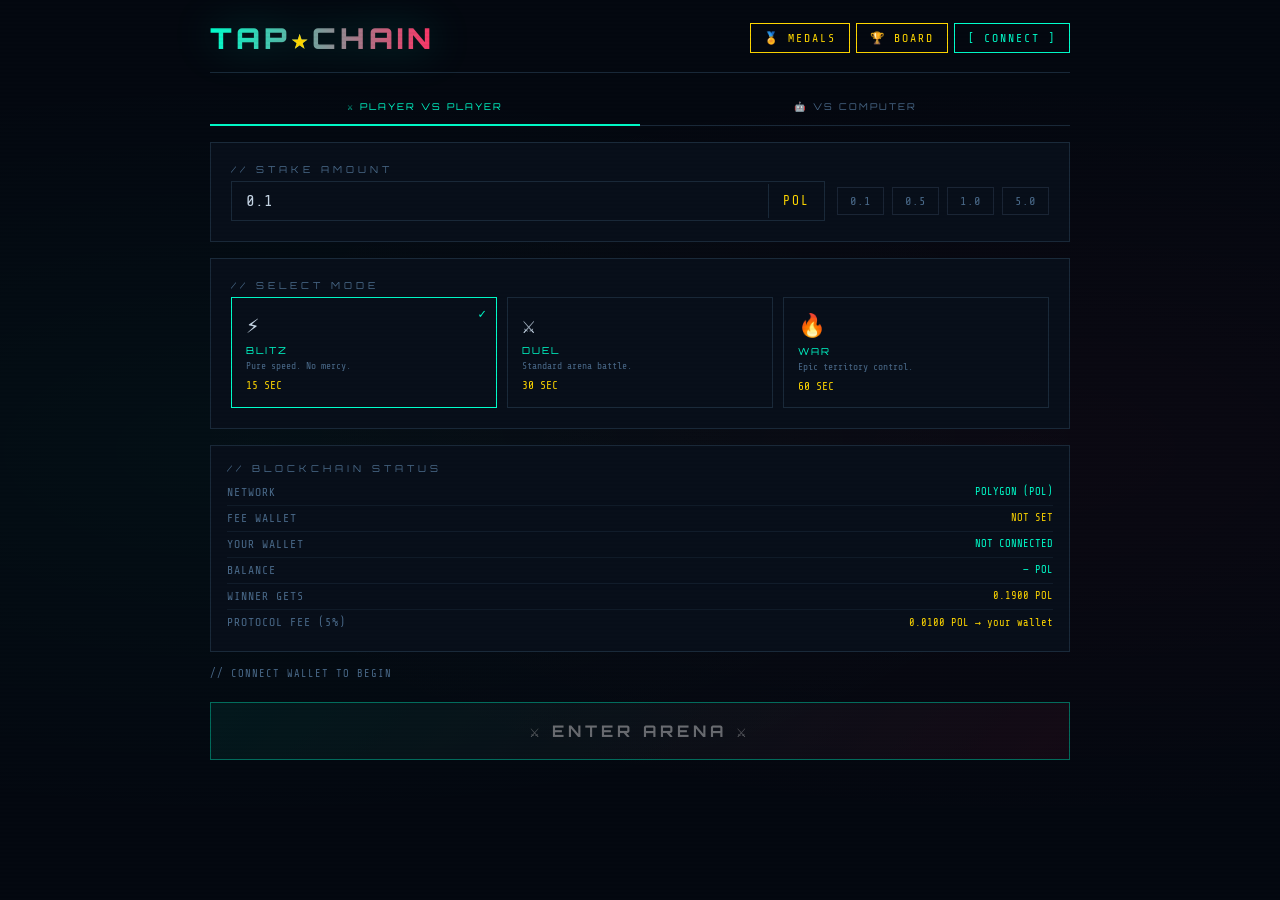
<file: tapstar-chain.html>
<!DOCTYPE html>
<html lang="en">
<head>
<meta charset="UTF-8">
<meta name="viewport" content="width=device-width, initial-scale=1.0">
<title>TAPSTAR CHAIN</title>
<style>
@import url('https://fonts.googleapis.com/css2?family=Orbitron:wght@400;700;900&family=Share+Tech+Mono&display=swap');
:root{--p1:#00ffcc;--p2:#ff3366;--bg:#040810;--panel:#080f1a;--border:#1a2a3a;--gold:#ffd700;--dim:#1a2535;--text:#c8d8e8;}
*{margin:0;padding:0;box-sizing:border-box;}
body{background:var(--bg);color:var(--text);font-family:'Share Tech Mono',monospace;min-height:100vh;overflow-x:hidden;background-image:radial-gradient(ellipse at 20% 50%,rgba(0,255,204,.03) 0%,transparent 60%),radial-gradient(ellipse at 80% 50%,rgba(255,51,102,.03) 0%,transparent 60%);}
body::before{content:'';position:fixed;inset:0;background:repeating-linear-gradient(0deg,transparent,transparent 2px,rgba(0,0,0,.03) 2px,rgba(0,0,0,.03) 4px);pointer-events:none;z-index:9999;}
#app{max-width:900px;margin:0 auto;padding:20px;min-height:100vh;display:flex;flex-direction:column;gap:16px;}

/* HEADER */
.header{display:flex;justify-content:space-between;align-items:center;border-bottom:1px solid var(--border);padding-bottom:16px;flex-wrap:wrap;gap:10px;}
.logo{font-family:'Orbitron',monospace;font-weight:900;font-size:1.8rem;letter-spacing:4px;background:linear-gradient(90deg,var(--p1),var(--p2));-webkit-background-clip:text;-webkit-text-fill-color:transparent;filter:drop-shadow(0 0 20px rgba(0,255,204,.3));}
.logo span{-webkit-text-fill-color:var(--gold);}
.header-btns{display:flex;gap:6px;flex-wrap:wrap;}
.hbtn{background:transparent;border:1px solid var(--p1);color:var(--p1);padding:7px 13px;font-family:'Share Tech Mono',monospace;font-size:.72rem;letter-spacing:2px;cursor:pointer;transition:all .2s;text-transform:uppercase;}
.hbtn:hover{background:rgba(0,255,204,.1);}
.hbtn.gold{border-color:var(--gold);color:var(--gold);}
.hbtn.gold:hover{background:rgba(255,215,0,.1);}
.hbtn.connected{border-color:var(--gold);color:var(--gold);}
.network-warn{background:rgba(255,51,102,.1);border:1px solid var(--p2);padding:10px 16px;font-size:.75rem;display:none;color:var(--p2);}
.network-warn.show{display:block;}

/* LOBBY TABS */
#lobby{display:flex;flex-direction:column;gap:16px;flex:1;}
.lobby-tabs{display:flex;border-bottom:1px solid var(--border);}
.lobby-tab{flex:1;padding:12px;background:transparent;border:none;border-bottom:2px solid transparent;color:#4a6a8a;font-family:'Orbitron',monospace;font-size:.58rem;letter-spacing:2px;cursor:pointer;transition:all .2s;text-transform:uppercase;margin-bottom:-1px;}
.lobby-tab:hover{color:var(--text);}
.lobby-tab.active{color:var(--p1);border-bottom-color:var(--p1);}
.lobby-tab.pc-tab.active{color:var(--gold);border-bottom-color:var(--gold);}
.tab-panel{display:none;flex-direction:column;gap:16px;}
.tab-panel.active{display:flex;}

/* PANELS */
.section-title{font-family:'Orbitron',monospace;font-size:.6rem;letter-spacing:4px;color:#4a6a8a;text-transform:uppercase;margin-bottom:6px;}
.panel{background:var(--panel);border:1px solid var(--border);padding:20px;}

/* STAKE */
.stake-row{display:flex;gap:12px;align-items:center;flex-wrap:wrap;}
.stake-input-wrap{display:flex;align-items:center;border:1px solid var(--border);flex:1;min-width:180px;}
.stake-input-wrap input{background:transparent;border:none;color:var(--text);font-family:'Share Tech Mono',monospace;font-size:1rem;padding:10px 14px;flex:1;outline:none;}
.stake-unit{padding:10px 14px;color:var(--gold);font-size:.8rem;letter-spacing:2px;border-left:1px solid var(--border);}
.preset-btns{display:flex;gap:8px;flex-wrap:wrap;}
.preset-btn{background:transparent;border:1px solid var(--dim);color:#4a6a8a;padding:6px 12px;font-family:'Share Tech Mono',monospace;font-size:.75rem;cursor:pointer;transition:all .15s;letter-spacing:1px;}
.preset-btn:hover{border-color:var(--gold);color:var(--gold);}

/* MODE CARDS */
.mode-grid{display:grid;grid-template-columns:repeat(3,1fr);gap:10px;}
.mode-card{border:1px solid var(--border);padding:14px;cursor:pointer;transition:all .2s;position:relative;overflow:hidden;}
.mode-card::before{content:'';position:absolute;inset:0;background:linear-gradient(135deg,transparent 60%,rgba(0,255,204,.05));opacity:0;transition:opacity .2s;}
.mode-card:hover::before{opacity:1;}
.mode-card.selected{border-color:var(--p1);}
.mode-card.selected::after{content:'✓';position:absolute;top:8px;right:10px;color:var(--p1);font-size:.8rem;}
.mode-icon{font-size:1.4rem;margin-bottom:6px;}
.mode-name{font-family:'Orbitron',monospace;font-size:.6rem;letter-spacing:2px;color:var(--p1);}
.mode-desc{font-size:.6rem;color:#4a6a8a;margin-top:4px;line-height:1.4;}
.mode-time{font-size:.7rem;color:var(--gold);margin-top:6px;}

/* DIFF CARDS */
.diff-grid{display:grid;grid-template-columns:repeat(4,1fr);gap:10px;}
.diff-card{border:1px solid var(--border);padding:14px 10px;cursor:pointer;transition:all .2s;position:relative;text-align:center;}
.diff-card:hover{border-color:var(--gold);}
.diff-card.selected{border-color:var(--gold);background:rgba(255,215,0,.05);}
.diff-card.selected::after{content:'✓';position:absolute;top:6px;right:8px;color:var(--gold);font-size:.7rem;}
.diff-icon{font-size:1.4rem;margin-bottom:6px;}
.diff-name{font-family:'Orbitron',monospace;font-size:.6rem;letter-spacing:2px;color:var(--gold);}
.diff-desc{font-size:.6rem;color:#4a6a8a;margin-top:4px;line-height:1.4;}
.free-badge{display:inline-block;background:rgba(0,255,204,.1);border:1px solid var(--p1);color:var(--p1);font-size:.6rem;letter-spacing:2px;padding:3px 10px;margin-bottom:8px;}

/* CONTRACT PANEL */
.contract-panel{background:var(--panel);border:1px solid var(--border);padding:16px;}
.contract-row{display:flex;justify-content:space-between;align-items:flex-start;padding:6px 0;border-bottom:1px solid rgba(26,42,58,.5);font-size:.72rem;gap:10px;}
.contract-row:last-child{border-bottom:none;}
.contract-key{color:#4a6a8a;letter-spacing:1px;white-space:nowrap;}
.contract-val{color:var(--p1);font-size:.65rem;word-break:break-all;text-align:right;}
.contract-val.gold{color:var(--gold);}
.status-log{font-size:.65rem;color:#4a6a8a;letter-spacing:1px;min-height:18px;}
.status-log.active{color:var(--p1);}
.status-log.error{color:var(--p2);}
.status-log.success{color:var(--gold);}

/* BATTLE BTNS */
.battle-btn{background:linear-gradient(135deg,rgba(0,255,204,.15),rgba(255,51,102,.15));border:1px solid var(--p1);color:#fff;font-family:'Orbitron',monospace;font-size:1rem;font-weight:700;letter-spacing:4px;padding:18px;cursor:pointer;width:100%;transition:all .2s;text-transform:uppercase;position:relative;overflow:hidden;}
.battle-btn::before{content:'';position:absolute;top:50%;left:50%;width:0;height:0;background:rgba(0,255,204,.1);border-radius:50%;transform:translate(-50%,-50%);transition:width .4s,height .4s;}
.battle-btn:hover::before{width:500px;height:500px;}
.battle-btn:hover{box-shadow:0 0 40px rgba(0,255,204,.3);}
.battle-btn:disabled{opacity:.4;cursor:not-allowed;}
.pc-battle-btn{background:linear-gradient(135deg,rgba(255,215,0,.12),rgba(255,51,102,.08));border:1px solid var(--gold);color:#fff;font-family:'Orbitron',monospace;font-size:1rem;font-weight:700;letter-spacing:4px;padding:18px;cursor:pointer;width:100%;transition:all .2s;text-transform:uppercase;}
.pc-battle-btn:hover{box-shadow:0 0 40px rgba(255,215,0,.3);}

/* GAME SCREEN */
#game-screen{display:none;flex-direction:column;gap:12px;flex:1;}
#game-screen.show{display:flex;}
.score-bar{display:flex;justify-content:space-between;align-items:center;}
.player-score{font-family:'Orbitron',monospace;font-size:2rem;font-weight:900;}
.player-score.p1{color:var(--p1);text-shadow:0 0 20px rgba(0,255,204,.5);}
.player-score.p2{color:var(--p2);text-shadow:0 0 20px rgba(255,51,102,.5);}
.timer-wrap{text-align:center;}
.timer{font-family:'Orbitron',monospace;font-size:2.5rem;font-weight:900;color:#fff;transition:color .3s;}
.timer.urgent{color:var(--p2);animation:pulse .5s infinite;}
.timer-label{font-size:.6rem;letter-spacing:3px;color:#4a6a8a;}
@keyframes pulse{0%,100%{opacity:1}50%{opacity:.5}}
.stake-info-bar{display:flex;justify-content:center;gap:24px;background:rgba(255,215,0,.05);border:1px solid rgba(255,215,0,.2);padding:8px 20px;flex-wrap:wrap;}
.stake-info-item{font-size:.72rem;letter-spacing:1px;}
.stake-info-item span{color:var(--gold);}
.territory-bar{height:8px;background:var(--p2);overflow:hidden;border:1px solid var(--border);}
.territory-fill{height:100%;background:var(--p1);transition:width .1s ease;box-shadow:4px 0 10px rgba(0,255,204,.5);}
.combo-wrap{display:flex;justify-content:space-between;font-size:.65rem;}
.combo{letter-spacing:2px;transition:color .2s;}
.combo.p1{color:var(--p1);}
.combo.p2{color:var(--p2);}
.combo.hot{font-weight:bold;animation:pulse .3s infinite;}
.pc-indicator{background:rgba(255,215,0,.08);border:1px solid rgba(255,215,0,.3);padding:6px 14px;font-size:.65rem;letter-spacing:2px;color:var(--gold);text-align:center;display:none;}
.pc-indicator.show{display:block;}

/* ARENA + CELLS */
#arena{display:grid;width:100%;gap:2px;user-select:none;-webkit-user-select:none;}
.cell{aspect-ratio:1;border-radius:2px;cursor:pointer;transition:transform .08s;position:relative;overflow:hidden;display:flex;align-items:center;justify-content:center;}
.cell::after{content:'';position:absolute;inset:0;background:rgba(255,255,255,.15);opacity:0;transition:opacity .1s;}
.cell:active::after{opacity:1;}
.cell:active{transform:scale(.92);}
.cell.neutral{background:var(--dim);}
.cell.p1{background:var(--p1);}
.cell.p2{background:var(--p2);}
.cell.flash-p1{animation:flashP1 .2s;}
.cell.flash-p2{animation:flashP2 .2s;}
@keyframes flashP1{0%,100%{background:var(--p1)}50%{background:#fff}}
@keyframes flashP2{0%,100%{background:var(--p2)}50%{background:#fff}}
/* Medal inside cell */
.cell-medal{position:absolute;font-size:.55rem;line-height:1;pointer-events:none;z-index:2;filter:drop-shadow(0 0 2px rgba(0,0,0,.6));}
/* Power cell */
.cell.power .cell-power-icon{position:absolute;font-size:.6rem;z-index:3;animation:spinPow 1s linear infinite;}
@keyframes spinPow{from{transform:rotate(0deg)}to{transform:rotate(360deg)}}

/* TAP BUTTONS */
.tap-area{display:grid;grid-template-columns:1fr 1fr;gap:12px;}
.tap-btn{padding:20px;font-family:'Orbitron',monospace;font-weight:900;font-size:1.1rem;letter-spacing:3px;border:none;cursor:pointer;transition:all .08s;text-transform:uppercase;position:relative;overflow:hidden;}
.tap-btn:active{transform:scale(.96);}
.tap-btn.p1{background:var(--p1);color:#040810;box-shadow:0 0 30px rgba(0,255,204,.3);}
.tap-btn.p1:active{box-shadow:0 0 60px rgba(0,255,204,.6);}
.tap-btn.p2{background:var(--p2);color:#fff;box-shadow:0 0 30px rgba(255,51,102,.3);}
.tap-btn.p2:active{box-shadow:0 0 60px rgba(255,51,102,.6);}
.tap-count{display:block;font-size:.55rem;letter-spacing:2px;opacity:.7;margin-top:4px;font-weight:400;}
.tap-medal-badge{position:absolute;top:6px;right:8px;font-size:1rem;line-height:1;}

/* RESULT OVERLAY */
#result-overlay{display:none;position:fixed;inset:0;background:rgba(4,8,16,.94);z-index:100;align-items:center;justify-content:center;flex-direction:column;gap:18px;text-align:center;padding:20px;overflow-y:auto;}
#result-overlay.show{display:flex;}
.result-title{font-family:'Orbitron',monospace;font-size:2.8rem;font-weight:900;animation:resultPop .5s cubic-bezier(.34,1.56,.64,1);}
.result-title.p1-win{color:var(--p1);text-shadow:0 0 40px rgba(0,255,204,.8);}
.result-title.p2-win{color:var(--p2);text-shadow:0 0 40px rgba(255,51,102,.8);}
.result-title.draw{color:var(--gold);}
@keyframes resultPop{from{transform:scale(.3);opacity:0}to{transform:scale(1);opacity:1}}
.result-stats{display:grid;grid-template-columns:1fr 1fr 1fr;gap:12px;width:100%;max-width:480px;}
.result-stat{border:1px solid var(--border);padding:14px;background:var(--panel);}
.result-stat-val{font-family:'Orbitron',monospace;font-size:1.4rem;font-weight:700;}
.result-stat-label{font-size:.6rem;letter-spacing:2px;color:#4a6a8a;margin-top:4px;}
.payout-box{background:rgba(255,215,0,.05);border:1px solid var(--gold);padding:16px 36px;}
.payout-amount{font-family:'Orbitron',monospace;font-size:2rem;font-weight:900;color:var(--gold);}
.payout-label{font-size:.62rem;letter-spacing:3px;color:#4a6a8a;margin-top:4px;}
.blockchain-note{font-size:.65rem;color:#4a6a8a;max-width:420px;line-height:1.6;letter-spacing:1px;}
/* Achievement unlock popup */
.unlock-box{background:rgba(0,255,204,.05);border:1px solid var(--p1);padding:14px 24px;max-width:420px;}
.unlock-title{font-family:'Orbitron',monospace;font-size:.65rem;letter-spacing:3px;color:var(--p1);margin-bottom:8px;}
.unlock-medals{display:flex;flex-wrap:wrap;gap:10px;justify-content:center;}
.unlock-medal{text-align:center;font-size:1.6rem;}
.unlock-medal-name{font-size:.55rem;color:#4a6a8a;margin-top:2px;letter-spacing:1px;}
.result-btns{display:flex;gap:12px;}
.result-btn{padding:12px 24px;font-family:'Share Tech Mono',monospace;font-size:.85rem;letter-spacing:2px;cursor:pointer;transition:all .2s;text-transform:uppercase;}
.result-btn.primary{background:var(--p1);border:none;color:#040810;font-weight:bold;}
.result-btn.secondary{background:transparent;border:1px solid var(--border);color:var(--text);}
.result-btn:hover{opacity:.8;}

/* LEADERBOARD OVERLAY */
#lb-overlay{display:none;position:fixed;inset:0;background:rgba(4,8,16,.97);z-index:200;flex-direction:column;padding:24px 20px;overflow-y:auto;}
#lb-overlay.show{display:flex;}
.lb-inner{max-width:700px;width:100%;margin:0 auto;}
.lb-header{display:flex;justify-content:space-between;align-items:center;margin-bottom:20px;}
.lb-title{font-family:'Orbitron',monospace;font-size:1.4rem;font-weight:900;letter-spacing:4px;color:var(--gold);}
.lb-close{background:transparent;border:1px solid var(--border);color:var(--text);padding:8px 16px;font-family:'Share Tech Mono',monospace;font-size:.75rem;cursor:pointer;letter-spacing:2px;}
.lb-close:hover{border-color:var(--p2);color:var(--p2);}
.lb-name-row{display:flex;gap:10px;margin-bottom:16px;align-items:center;}
.lb-name-input{background:var(--panel);border:1px solid var(--border);color:var(--text);font-family:'Share Tech Mono',monospace;font-size:.9rem;padding:10px 14px;flex:1;outline:none;letter-spacing:2px;}
.lb-name-input:focus{border-color:var(--p1);}
.lb-save-btn{background:var(--p1);border:none;color:#040810;font-family:'Share Tech Mono',monospace;font-size:.75rem;letter-spacing:2px;padding:10px 18px;cursor:pointer;font-weight:bold;}
.lb-tabs{display:flex;border-bottom:1px solid var(--border);margin-bottom:16px;}
.lb-tab{flex:1;padding:10px;background:transparent;border:none;border-bottom:2px solid transparent;color:#4a6a8a;font-family:'Orbitron',monospace;font-size:.58rem;letter-spacing:3px;cursor:pointer;transition:all .2s;text-transform:uppercase;margin-bottom:-1px;}
.lb-tab:hover{color:var(--text);}
.lb-tab.active{color:var(--gold);border-bottom-color:var(--gold);}
.lb-table{width:100%;border-collapse:collapse;}
.lb-table th{font-family:'Orbitron',monospace;font-size:.55rem;letter-spacing:3px;color:#4a6a8a;text-align:left;padding:8px 12px;border-bottom:1px solid var(--border);}
.lb-table td{font-size:.75rem;padding:10px 12px;border-bottom:1px solid rgba(26,42,58,.4);letter-spacing:1px;}
.lb-table tr:hover td{background:rgba(0,255,204,.03);}
.lb-rank{font-family:'Orbitron',monospace;font-weight:700;}
.lb-rank.gold{color:var(--gold);}
.lb-rank.silver{color:#aaa;}
.lb-rank.bronze{color:#cd7f32;}
.lb-player{color:var(--p1);font-weight:bold;}
.lb-wins{color:#fff;font-family:'Orbitron',monospace;}
.lb-pol{color:var(--gold);}
.lb-empty{text-align:center;padding:40px;color:#4a6a8a;font-size:.75rem;letter-spacing:2px;line-height:2;}

/* ═══════════════════════════════════════
   MEDAL STORE OVERLAY
═══════════════════════════════════════ */
#store-overlay{display:none;position:fixed;inset:0;background:rgba(4,8,16,.97);z-index:300;flex-direction:column;padding:20px;overflow-y:auto;}
#store-overlay.show{display:flex;}
.store-inner{max-width:860px;width:100%;margin:0 auto;}
.store-header{display:flex;justify-content:space-between;align-items:center;margin-bottom:6px;}
.store-title{font-family:'Orbitron',monospace;font-size:1.4rem;font-weight:900;letter-spacing:4px;color:var(--gold);}
.store-subtitle{font-size:.65rem;color:#4a6a8a;letter-spacing:2px;margin-bottom:20px;}

/* equipped banner */
.equipped-banner{background:rgba(0,255,204,.05);border:1px solid var(--p1);padding:12px 16px;margin-bottom:20px;display:flex;align-items:center;gap:14px;flex-wrap:wrap;}
.equipped-preview{font-size:2rem;}
.equipped-info{flex:1;}
.equipped-name{font-family:'Orbitron',monospace;font-size:.7rem;letter-spacing:2px;color:var(--p1);}
.equipped-sub{font-size:.62rem;color:#4a6a8a;margin-top:3px;letter-spacing:1px;}
.unequip-btn{background:transparent;border:1px solid var(--border);color:#4a6a8a;padding:6px 14px;font-family:'Share Tech Mono',monospace;font-size:.7rem;cursor:pointer;letter-spacing:1px;}
.unequip-btn:hover{border-color:var(--p2);color:var(--p2);}

/* store tabs */
.store-tabs{display:flex;border-bottom:1px solid var(--border);margin-bottom:20px;}
.store-tab{flex:1;padding:10px;background:transparent;border:none;border-bottom:2px solid transparent;color:#4a6a8a;font-family:'Orbitron',monospace;font-size:.58rem;letter-spacing:3px;cursor:pointer;transition:all .2s;text-transform:uppercase;margin-bottom:-1px;}
.store-tab:hover{color:var(--text);}
.store-tab.active{color:var(--gold);border-bottom-color:var(--gold);}

/* medal grid */
.medal-grid{display:grid;grid-template-columns:repeat(auto-fill,minmax(130px,1fr));gap:14px;}
.medal-card{background:var(--panel);border:1px solid var(--border);padding:16px 12px;text-align:center;cursor:pointer;transition:all .2s;position:relative;}
.medal-card:hover{border-color:var(--gold);transform:translateY(-2px);}
.medal-card.owned{border-color:var(--p1);}
.medal-card.equipped{border-color:var(--gold);background:rgba(255,215,0,.07);}
.medal-card.locked{opacity:.55;cursor:default;}
.medal-card.locked:hover{transform:none;border-color:var(--border);}
.medal-emoji{font-size:2.4rem;margin-bottom:8px;line-height:1;display:block;}
.medal-name{font-family:'Orbitron',monospace;font-size:.58rem;letter-spacing:2px;color:var(--text);margin-bottom:4px;}
.medal-desc{font-size:.58rem;color:#4a6a8a;line-height:1.4;margin-bottom:10px;}
.medal-price{font-family:'Orbitron',monospace;font-size:.7rem;color:var(--gold);font-weight:700;}
.medal-price.free{color:var(--p1);}
.medal-price.locked{color:#4a6a8a;}
.medal-badge{position:absolute;top:6px;right:6px;font-size:.55rem;letter-spacing:1px;padding:2px 6px;}
.medal-badge.owned{background:rgba(0,255,204,.15);color:var(--p1);border:1px solid var(--p1);}
.medal-badge.equipped{background:rgba(255,215,0,.2);color:var(--gold);border:1px solid var(--gold);}
.medal-badge.locked-badge{background:rgba(74,106,138,.2);color:#4a6a8a;border:1px solid #4a6a8a;}
.medal-action{margin-top:8px;}
.medal-btn{width:100%;padding:7px;font-family:'Share Tech Mono',monospace;font-size:.65rem;letter-spacing:1px;cursor:pointer;transition:all .2s;border:none;text-transform:uppercase;}
.medal-btn.buy{background:var(--gold);color:#040810;font-weight:bold;}
.medal-btn.buy:hover{opacity:.85;}
.medal-btn.equip{background:var(--p1);color:#040810;font-weight:bold;}
.medal-btn.equip:hover{opacity:.85;}
.medal-btn.equipped-btn{background:rgba(255,215,0,.15);color:var(--gold);border:1px solid var(--gold);}
.medal-btn.locked-btn{background:rgba(26,42,58,.5);color:#4a6a8a;cursor:not-allowed;}
.medal-progress{margin-top:6px;font-size:.58rem;color:#4a6a8a;letter-spacing:1px;}
.medal-progress-bar{height:3px;background:var(--dim);margin-top:4px;border-radius:2px;overflow:hidden;}
.medal-progress-fill{height:100%;background:var(--p1);transition:width .3s;}

/* notification toast */
.toast{position:fixed;bottom:30px;left:50%;transform:translateX(-50%);background:var(--panel);border:1px solid var(--p1);color:var(--p1);padding:12px 24px;font-family:'Share Tech Mono',monospace;font-size:.8rem;letter-spacing:2px;z-index:999;opacity:0;transition:opacity .3s;pointer-events:none;text-align:center;max-width:320px;}
.toast.show{opacity:1;}

@media(max-width:600px){
  .logo{font-size:1.2rem;letter-spacing:2px;}
  .mode-grid{grid-template-columns:1fr;}
  .diff-grid{grid-template-columns:repeat(2,1fr);}
  .timer{font-size:1.8rem;}
  .player-score{font-size:1.4rem;}
  .result-title{font-size:1.8rem;}
  .result-stats{grid-template-columns:1fr;}
  .tap-btn{padding:16px;font-size:.9rem;}
  .lb-title,.store-title{font-size:1rem;}
  .medal-grid{grid-template-columns:repeat(auto-fill,minmax(110px,1fr));}
}
</style>
</head>
<body>
<div id="app">

<!-- HEADER -->
<div class="header">
  <div class="logo">TAP<span>★</span>CHAIN</div>
  <div class="header-btns">
    <button class="hbtn gold" onclick="openStore()">🏅 MEDALS</button>
    <button class="hbtn gold" onclick="openLeaderboard()">🏆 BOARD</button>
    <button class="hbtn" id="walletBtn" onclick="connectWallet()">[ CONNECT ]</button>
  </div>
</div>

<div class="network-warn" id="networkWarn">⚠ WRONG NETWORK — SWITCH TO POLYGON IN METAMASK</div>

<!-- LOBBY -->
<div id="lobby">
  <div class="lobby-tabs">
    <button class="lobby-tab active" id="tabPvP" onclick="switchTab('pvp')">⚔ PLAYER VS PLAYER</button>
    <button class="lobby-tab pc-tab" id="tabPC" onclick="switchTab('pc')">🤖 VS COMPUTER</button>
  </div>

  <!-- PVP TAB -->
  <div class="tab-panel active" id="panelPvP">
    <div class="panel">
      <div class="section-title">// STAKE AMOUNT</div>
      <div class="stake-row">
        <div class="stake-input-wrap">
          <input type="number" id="stakeInput" value="0.1" min="0.01" step="0.01">
          <div class="stake-unit">POL</div>
        </div>
        <div class="preset-btns">
          <button class="preset-btn" onclick="setStake(.1)">0.1</button>
          <button class="preset-btn" onclick="setStake(.5)">0.5</button>
          <button class="preset-btn" onclick="setStake(1)">1.0</button>
          <button class="preset-btn" onclick="setStake(5)">5.0</button>
        </div>
      </div>
    </div>
    <div class="panel">
      <div class="section-title">// SELECT MODE</div>
      <div class="mode-grid" id="pvpModes">
        <div class="mode-card selected" onclick="selectMode(this,15,'pvp')"><div class="mode-icon">⚡</div><div class="mode-name">BLITZ</div><div class="mode-desc">Pure speed. No mercy.</div><div class="mode-time">15 SEC</div></div>
        <div class="mode-card" onclick="selectMode(this,30,'pvp')"><div class="mode-icon">⚔️</div><div class="mode-name">DUEL</div><div class="mode-desc">Standard arena battle.</div><div class="mode-time">30 SEC</div></div>
        <div class="mode-card" onclick="selectMode(this,60,'pvp')"><div class="mode-icon">🔥</div><div class="mode-name">WAR</div><div class="mode-desc">Epic territory control.</div><div class="mode-time">60 SEC</div></div>
      </div>
    </div>
    <div class="contract-panel">
      <div class="section-title">// BLOCKCHAIN STATUS</div>
      <div class="contract-row"><span class="contract-key">NETWORK</span><span class="contract-val" id="networkStatus">POLYGON (POL)</span></div>
      <div class="contract-row"><span class="contract-key">FEE WALLET</span><span class="contract-val gold" id="feeWalletDisplay">NOT SET</span></div>
      <div class="contract-row"><span class="contract-key">YOUR WALLET</span><span class="contract-val" id="walletAddr">NOT CONNECTED</span></div>
      <div class="contract-row"><span class="contract-key">BALANCE</span><span class="contract-val" id="walletBalance">— POL</span></div>
      <div class="contract-row"><span class="contract-key">WINNER GETS</span><span class="contract-val gold" id="winnerGets">—</span></div>
      <div class="contract-row"><span class="contract-key">PROTOCOL FEE (5%)</span><span class="contract-val gold" id="protocolFeeDisplay">—</span></div>
    </div>
    <div class="status-log" id="statusLog">// CONNECT WALLET TO BEGIN</div>
    <button class="battle-btn" id="battleBtn" onclick="startBattle(false)" disabled>⚔ ENTER ARENA ⚔</button>
  </div>

  <!-- VS PC TAB -->
  <div class="tab-panel" id="panelPC">
    <div class="panel" style="text-align:center;padding:14px 20px 10px">
      <span class="free-badge">✦ FREE TO PLAY — NO WALLET NEEDED ✦</span>
      <div class="section-title" style="margin-bottom:0">PRACTICE BEFORE STAKING REAL POL</div>
    </div>
    <div class="panel">
      <div class="section-title">// SELECT DIFFICULTY</div>
      <div class="diff-grid">
        <div class="diff-card selected" onclick="selectDiff(this,'easy')"><div class="diff-icon">🟢</div><div class="diff-name">EASY</div><div class="diff-desc">Slow AI. Learn the game.</div></div>
        <div class="diff-card" onclick="selectDiff(this,'medium')"><div class="diff-icon">🟡</div><div class="diff-name">MEDIUM</div><div class="diff-desc">Balanced. Real challenge.</div></div>
        <div class="diff-card" onclick="selectDiff(this,'hard')"><div class="diff-icon">🔴</div><div class="diff-name">HARD</div><div class="diff-desc">Fast & aggressive steals.</div></div>
        <div class="diff-card" onclick="selectDiff(this,'insane')"><div class="diff-icon">💀</div><div class="diff-name">INSANE</div><div class="diff-desc">Max speed. Near impossible.</div></div>
      </div>
    </div>
    <div class="panel">
      <div class="section-title">// SELECT MODE</div>
      <div class="mode-grid" id="pcModes">
        <div class="mode-card selected" onclick="selectMode(this,15,'pc')"><div class="mode-icon">⚡</div><div class="mode-name">BLITZ</div><div class="mode-desc">Pure speed.</div><div class="mode-time">15 SEC</div></div>
        <div class="mode-card" onclick="selectMode(this,30,'pc')"><div class="mode-icon">⚔️</div><div class="mode-name">DUEL</div><div class="mode-desc">Standard battle.</div><div class="mode-time">30 SEC</div></div>
        <div class="mode-card" onclick="selectMode(this,60,'pc')"><div class="mode-icon">🔥</div><div class="mode-name">WAR</div><div class="mode-desc">Full territory war.</div><div class="mode-time">60 SEC</div></div>
      </div>
    </div>
    <button class="pc-battle-btn" onclick="startBattle(true)">🤖 CHALLENGE THE MACHINE</button>
  </div>
</div><!-- /lobby -->

<!-- GAME SCREEN -->
<div id="game-screen">
  <div class="score-bar">
    <div>
      <div class="section-title" id="p1label">PLAYER 1</div>
      <div class="player-score p1" id="score1">0</div>
    </div>
    <div class="timer-wrap">
      <div class="timer" id="timer">15</div>
      <div class="timer-label">SECONDS</div>
    </div>
    <div style="text-align:right">
      <div class="section-title" id="p2label">PLAYER 2</div>
      <div class="player-score p2" id="score2">0</div>
    </div>
  </div>
  <div class="stake-info-bar">
    <div class="stake-info-item">STAKED: <span id="displayStake">0.1</span> POL EACH</div>
    <div class="stake-info-item">POT: <span id="displayPot">0.2</span> POL</div>
    <div class="stake-info-item">MODE: <span id="displayMode">BLITZ</span></div>
  </div>
  <div class="territory-bar"><div class="territory-fill" id="territoryFill" style="width:50%"></div></div>
  <div class="combo-wrap">
    <div class="combo p1" id="combo1">P1 COMBO x1</div>
    <div class="combo p2" id="combo2">P2 COMBO x1</div>
  </div>
  <div class="pc-indicator" id="pcIndicator">🤖 VS COMPUTER — <span id="diffLabel">EASY</span> — FREE PLAY</div>
  <div id="arena"></div>
  <div class="tap-area">
    <button class="tap-btn p1" id="tapBtn1" ontouchstart="tap(1,event)" onclick="tap(1,null)">
      <span class="tap-medal-badge" id="medalBadge1"></span>
      TAP!<span class="tap-count" id="tapCount1">0 TAPS</span>
    </button>
    <button class="tap-btn p2" id="tapBtn2" ontouchstart="tap(2,event)" onclick="tap(2,null)">
      <span class="tap-medal-badge" id="medalBadge2"></span>
      TAP!<span class="tap-count" id="tapCount2">0 TAPS</span>
    </button>
  </div>
</div>

</div><!-- /app -->

<!-- RESULT OVERLAY -->
<div id="result-overlay">
  <div class="result-title" id="resultTitle">PLAYER 1 WINS!</div>
  <div class="result-stats">
    <div class="result-stat"><div class="result-stat-val" id="finalScore1" style="color:var(--p1)">0</div><div class="result-stat-label">P1 CELLS</div></div>
    <div class="result-stat"><div class="result-stat-val" id="finalPct" style="color:var(--text)">50%</div><div class="result-stat-label">TERRITORY</div></div>
    <div class="result-stat"><div class="result-stat-val" id="finalScore2" style="color:var(--p2)">0</div><div class="result-stat-label">P2 CELLS</div></div>
  </div>
  <div class="payout-box">
    <div class="payout-amount" id="payoutAmount">+0.19 POL</div>
    <div class="payout-label" id="payoutLabel">WINNER PAYOUT</div>
  </div>
  <div class="unlock-box" id="unlockBox" style="display:none">
    <div class="unlock-title">🏅 NEW MEDALS UNLOCKED!</div>
    <div class="unlock-medals" id="unlockMedals"></div>
  </div>
  <div class="blockchain-note" id="blockchainNote"></div>
  <div class="result-btns">
    <button class="result-btn primary" onclick="rematch()">REMATCH</button>
    <button class="result-btn secondary" onclick="backToLobby()">LOBBY</button>
  </div>
</div>

<!-- LEADERBOARD OVERLAY -->
<div id="lb-overlay">
  <div class="lb-inner">
    <div class="lb-header">
      <div class="lb-title">🏆 LEADERBOARD</div>
      <button class="lb-close" onclick="closeLeaderboard()">[ CLOSE ]</button>
    </div>
    <div class="lb-name-row">
      <input class="lb-name-input" id="lbNameInput" maxlength="16" placeholder="SET YOUR PLAYER TAG (e.g. GREG_KE)"/>
      <button class="lb-save-btn" id="lbSaveBtn" onclick="savePlayerName()">SAVE TAG</button>
    </div>
    <div class="lb-tabs">
      <button class="lb-tab active" onclick="showLbPeriod('daily',this)">DAILY</button>
      <button class="lb-tab" onclick="showLbPeriod('weekly',this)">WEEKLY</button>
      <button class="lb-tab" onclick="showLbPeriod('monthly',this)">MONTHLY</button>
      <button class="lb-tab" onclick="showLbPeriod('alltime',this)">ALL TIME</button>
    </div>
    <div id="lbContent"></div>
  </div>
</div>

<!-- MEDAL STORE OVERLAY -->
<div id="store-overlay">
  <div class="store-inner">
    <div class="store-header">
      <div class="store-title">🏅 MEDAL STORE</div>
      <button class="lb-close" onclick="closeStore()">[ CLOSE ]</button>
    </div>
    <div class="store-subtitle">// MEDALS APPEAR INSIDE YOUR CELLS DURING BATTLE — YOUR MARK ON THE ARENA</div>

    <div class="equipped-banner" id="equippedBanner">
      <div class="equipped-preview" id="equippedPreview">—</div>
      <div class="equipped-info">
        <div class="equipped-name" id="equippedName">NO MEDAL EQUIPPED</div>
        <div class="equipped-sub" id="equippedSub">Select a medal below to display it in your cells</div>
      </div>
      <button class="unequip-btn" onclick="unequipMedal()">UNEQUIP</button>
    </div>

    <div class="store-tabs">
      <button class="store-tab active" onclick="showStoreTab('premium',this)">💎 PREMIUM</button>
      <button class="store-tab" onclick="showStoreTab('achievements',this)">🏆 ACHIEVEMENTS</button>
      <button class="store-tab" onclick="showStoreTab('collection',this)">🎒 MY COLLECTION</button>
    </div>

    <div id="storeContent"></div>
  </div>
</div>

<!-- TOAST -->
<div class="toast" id="toast"></div>

<script>
// ═══════════════════════════════════════════════════════════
//  TAPSTAR CHAIN  v3.0  —  NFT Medal System
// ═══════════════════════════════════════════════════════════

// ── CONFIG ──────────────────────────────────────────────────
const CONTRACT_ADDRESS    = "";
const PROTOCOL_FEE_WALLET = "0xE41D14199e74F46CaF82dF8Df4966Fe15985Eb9E";
const PROTOCOL_FEE        = 0.05;
const POLYGON_CHAIN_ID    = "0x89";
const POLYGON_TESTNET_ID  = "0x13882";
const GRID_SIZE           = 12;

// ── AI CONFIG ───────────────────────────────────────────────
const AI_CONFIG = {
  easy:   { interval: 850,  stealChance: 0.15, comboChance: 0.10, comboMax: 2 },
  medium: { interval: 450,  stealChance: 0.40, comboChance: 0.35, comboMax: 3 },
  hard:   { interval: 180,  stealChance: 0.68, comboChance: 0.60, comboMax: 4 },
  insane: { interval: 55,   stealChance: 0.88, comboChance: 0.85, comboMax: 5 },
};

// ═══════════════════════════════════════════════════════════
//  MEDAL CATALOGUE
//  type: 'premium' (POL purchase) | 'achievement' (free, milestone)
//  For achievements, `condition` is a function(stats) => bool
// ═══════════════════════════════════════════════════════════
const ALL_MEDALS = [

  // ── PREMIUM STORE MEDALS (50–100 POL) ──────────────────
  { id:'crown',     emoji:'👑', name:'THE CROWN',      desc:'Royalty of the arena.',           type:'premium', price:100 },
  { id:'diamond',   emoji:'💎', name:'DIAMOND',         desc:'Rarest gem in the game.',         type:'premium', price:100 },
  { id:'fire',      emoji:'🔥', name:'INFERNO',         desc:'Set the board ablaze.',           type:'premium', price:75  },
  { id:'lightning', emoji:'⚡', name:'LIGHTNING GOD',   desc:'Strike like thunder.',            type:'premium', price:75  },
  { id:'skull',     emoji:'💀', name:'SKULL KING',      desc:'Death comes to your cells.',      type:'premium', price:75  },
  { id:'alien',     emoji:'👾', name:'ALIEN FORCE',     desc:'Not from this world.',            type:'premium', price:60  },
  { id:'robot',     emoji:'🤖', name:'CHROME BOT',      desc:'Machine precision.',              type:'premium', price:60  },
  { id:'sword',     emoji:'⚔️', name:'WAR BLADE',       desc:'Forged for battle.',              type:'premium', price:60  },
  { id:'gem',       emoji:'💠', name:'AZURE GEM',       desc:'Cool, calculated, deadly.',       type:'premium', price:55  },
  { id:'dragon',    emoji:'🐉', name:'DRAGON LORD',     desc:'Ancient power unleashed.',        type:'premium', price:80  },
  { id:'ghost',     emoji:'👻', name:'PHANTOM',         desc:'You were never here.',            type:'premium', price:55  },
  { id:'ninja',     emoji:'🥷', name:'SHADOW NINJA',    desc:'Silent. Lethal.',                 type:'premium', price:65  },
  { id:'nuclear',   emoji:'☢️', name:'NUCLEAR',         desc:'Total annihilation.',             type:'premium', price:80  },
  { id:'vortex',    emoji:'🌀', name:'VORTEX',          desc:'Suck them into your spiral.',     type:'premium', price:50  },
  { id:'comet',     emoji:'☄️', name:'COMET STRIKE',    desc:'Impact from above.',              type:'premium', price:70  },
  { id:'galaxy',    emoji:'🌌', name:'GALAXY BRAIN',    desc:'Infinite territory.',             type:'premium', price:90  },
  { id:'fox',       emoji:'🦊', name:'CUNNING FOX',     desc:'Outsmart every opponent.',        type:'premium', price:55  },
  { id:'eagle',     emoji:'🦅', name:'WAR EAGLE',       desc:'Dominance from above.',           type:'premium', price:65  },
  { id:'spider',    emoji:'🕷️', name:'SPIDER WEB',      desc:'Trap the entire board.',          type:'premium', price:60  },
  { id:'katana',    emoji:'🗡️', name:'KATANA MASTER',   desc:'One cut, all cells.',             type:'premium', price:70  },

  // ── FREE ACHIEVEMENT MEDALS ─────────────────────────────
  // Win milestones
  { id:'first_blood', emoji:'🩸', name:'FIRST BLOOD',   desc:'Win your very first game.',
    type:'achievement', condition: s => s.totalWins >= 1,    progress: s => Math.min(s.totalWins,1),    target:1   },
  { id:'ten_wins',    emoji:'🔟', name:'DECA WARRIOR',  desc:'10 total wins.',
    type:'achievement', condition: s => s.totalWins >= 10,   progress: s => Math.min(s.totalWins,10),   target:10  },
  { id:'fifty_wins',  emoji:'🌟', name:'STAR FIGHTER',  desc:'50 total wins.',
    type:'achievement', condition: s => s.totalWins >= 50,   progress: s => Math.min(s.totalWins,50),   target:50  },
  { id:'hundred_wins',emoji:'💯', name:'CENTURION',     desc:'100 total wins.',
    type:'achievement', condition: s => s.totalWins >= 100,  progress: s => Math.min(s.totalWins,100),  target:100 },
  { id:'fiveh_wins',  emoji:'🏆', name:'CHAMPION',      desc:'500 total wins.',
    type:'achievement', condition: s => s.totalWins >= 500,  progress: s => Math.min(s.totalWins,500),  target:500 },
  { id:'thousand',    emoji:'🎖️', name:'LEGEND',        desc:'1000 total wins.',
    type:'achievement', condition: s => s.totalWins >= 1000, progress: s => Math.min(s.totalWins,1000), target:1000},

  // PvP specific
  { id:'pvp_10',    emoji:'⚔️', name:'DUELIST',        desc:'10 PvP wins.',
    type:'achievement', condition: s => s.pvpWins >= 10,  progress: s => Math.min(s.pvpWins,10),  target:10  },
  { id:'pvp_50',    emoji:'🗡️', name:'ARENA VETERAN',  desc:'50 PvP wins.',
    type:'achievement', condition: s => s.pvpWins >= 50,  progress: s => Math.min(s.pvpWins,50),  target:50  },
  { id:'pvp_200',   emoji:'👑', name:'ARENA KING',     desc:'200 PvP wins.',
    type:'achievement', condition: s => s.pvpWins >= 200, progress: s => Math.min(s.pvpWins,200), target:200 },

  // AI specific
  { id:'ai_easy',   emoji:'🟢', name:'MACHINE SLAYER', desc:'Beat Easy AI.',
    type:'achievement', condition: s => (s.aiWins?.easy||0) >= 1,   progress: s => Math.min(s.aiWins?.easy||0,1),   target:1  },
  { id:'ai_medium', emoji:'🤖', name:'CYBER CRUSHER',  desc:'Beat Medium AI 5 times.',
    type:'achievement', condition: s => (s.aiWins?.medium||0) >= 5,  progress: s => Math.min(s.aiWins?.medium||0,5),  target:5  },
  { id:'ai_hard',   emoji:'🔴', name:'HARD CODED',     desc:'Beat Hard AI 5 times.',
    type:'achievement', condition: s => (s.aiWins?.hard||0) >= 5,    progress: s => Math.min(s.aiWins?.hard||0,5),    target:5  },
  { id:'ai_insane', emoji:'💀', name:'INSANE SLAYER',  desc:'Beat Insane AI once.',
    type:'achievement', condition: s => (s.aiWins?.insane||0) >= 1,  progress: s => Math.min(s.aiWins?.insane||0,1),  target:1  },

  // POL earnings
  { id:'pol_1',    emoji:'💰', name:'FIRST EARNINGS',  desc:'Earn 1 POL total.',
    type:'achievement', condition: s => s.totalPolWon >= 1,   progress: s => Math.min(s.totalPolWon,1),   target:1   },
  { id:'pol_10',   emoji:'💵', name:'POL EARNER',      desc:'Earn 10 POL total.',
    type:'achievement', condition: s => s.totalPolWon >= 10,  progress: s => Math.min(s.totalPolWon,10),  target:10  },
  { id:'pol_100',  emoji:'🤑', name:'POL WHALE',       desc:'Earn 100 POL total.',
    type:'achievement', condition: s => s.totalPolWon >= 100, progress: s => Math.min(s.totalPolWon,100), target:100 },

  // Blitz specialist
  { id:'blitz_20', emoji:'⚡', name:'BLITZ KING',      desc:'Win 20 Blitz matches.',
    type:'achievement', condition: s => (s.modeWins?.blitz||0) >= 20,  progress: s => Math.min(s.modeWins?.blitz||0,20),  target:20  },
  { id:'war_10',   emoji:'🔥', name:'WAR LORD',        desc:'Win 10 War matches.',
    type:'achievement', condition: s => (s.modeWins?.war||0) >= 10,    progress: s => Math.min(s.modeWins?.war||0,10),    target:10  },

  // Streak / special
  { id:'streak_5', emoji:'🌶️', name:'ON FIRE',         desc:'Win 5 games in a row.',
    type:'achievement', condition: s => s.bestStreak >= 5,  progress: s => Math.min(s.bestStreak,5),  target:5  },
  { id:'streak_10',emoji:'🚀', name:'ROCKET STREAK',   desc:'Win 10 games in a row.',
    type:'achievement', condition: s => s.bestStreak >= 10, progress: s => Math.min(s.bestStreak,10), target:10 },
  { id:'comeback', emoji:'↩️', name:'COMEBACK KID',    desc:'Win a game after being behind.',
    type:'achievement', condition: s => s.comebacks >= 1,   progress: s => Math.min(s.comebacks,1),   target:1  },
  { id:'domination',emoji:'💪',name:'DOMINATOR',       desc:'Win with 80%+ territory.',
    type:'achievement', condition: s => s.dominations >= 1, progress: s => Math.min(s.dominations,1), target:1  },
  { id:'veteran',  emoji:'🎗️', name:'VETERAN',         desc:'Play 100 total games.',
    type:'achievement', condition: s => s.gamesPlayed >= 100,progress: s => Math.min(s.gamesPlayed,100),target:100},
  { id:'marathon', emoji:'🏃', name:'MARATHON RUNNER', desc:'Play 500 total games.',
    type:'achievement', condition: s => s.gamesPlayed >= 500,progress: s => Math.min(s.gamesPlayed,500),target:500},
];

// ── STATE ────────────────────────────────────────────────────
let walletAddress=null, pvpGameMode=15, pcGameMode=15, gameMode=15;
let difficulty='easy', isVsPC=false, stakeAmount=.1;
let gameRunning=false, timerInterval=null, aiInterval=null, timeLeft=15;
let cells=[], taps1=0, taps2=0, combo1=1, combo2=1, lastTap1=0, lastTap2=0;
let powerCells=new Set(), currentBattleId=null;
let playerName=localStorage.getItem('tapstar_name')||'';
let currentStreak=0;
let wasLosingMidgame=false; // for comeback tracking

// Medal state
let equippedMedalId = localStorage.getItem('tapstar_equipped')||null;
let p2MedalId = null; // opponent's medal (demo: random from their owned, or null)
let currentStoreTab = 'premium';
let currentLbPeriod = 'daily';

// ── STATS STORAGE ────────────────────────────────────────────
function getStats() {
  try { return JSON.parse(localStorage.getItem('tapstar_stats')||'{}'); }
  catch { return {}; }
}
function saveStats(s){ localStorage.setItem('tapstar_stats',JSON.stringify(s)); }

function getOwnedMedals(){
  try { return JSON.parse(localStorage.getItem('tapstar_owned')||'[]'); }
  catch { return []; }
}
function saveOwnedMedals(arr){ localStorage.setItem('tapstar_owned',JSON.stringify(arr)); }

function hasMedal(id){ return getOwnedMedals().includes(id); }

function grantMedal(id){
  const owned = getOwnedMedals();
  if (!owned.includes(id)){ owned.push(id); saveOwnedMedals(owned); return true; }
  return false;
}

// ── WALLET ───────────────────────────────────────────────────
async function connectWallet(){
  // Detect mobile with no injected wallet
  const isMobile = /Android|iPhone|iPad|iPod/i.test(navigator.userAgent);

  if(!window.ethereum){
    if(isMobile){
      // Build deep link to open current page inside MetaMask mobile browser
      const pageUrl = encodeURIComponent(window.location.href);
      const deepLink = `https://metamask.app.link/dapp/${window.location.host}${window.location.pathname}`;
      setStatus("OPEN IN METAMASK BROWSER TO CONNECT", "error");
      // Show a visible button/link
      const existing = document.getElementById('mmDeepLink');
      if(!existing){
        const link = document.createElement('a');
        link.id = 'mmDeepLink';
        link.href = deepLink;
        link.textContent = '📲 OPEN IN METAMASK APP';
        link.style.cssText = `
          display:block; margin-top:10px; padding:12px;
          background:rgba(255,102,0,0.15); border:1px solid #ff6600;
          color:#ff6600; font-family:'Share Tech Mono',monospace;
          font-size:.75rem; letter-spacing:2px; text-align:center;
          text-decoration:none; cursor:pointer;
        `;
        document.getElementById('statusLog').insertAdjacentElement('afterend', link);
      }
    } else {
      setStatus("METAMASK NOT FOUND — INSTALL AT METAMASK.IO", "error");
    }
    return;
  }

  try{
    setStatus("REQUESTING ACCESS...","active");
    const accounts = await window.ethereum.request({method:'eth_requestAccounts'});
    walletAddress = accounts[0];
    await checkNetwork();
    await updateBalance();
    const s = walletAddress.slice(0,6)+'...'+walletAddress.slice(-4);
    document.getElementById('walletBtn').textContent = `[ ${s} ]`;
    document.getElementById('walletBtn').classList.add('connected');
    document.getElementById('walletAddr').textContent = s;
    setStatus("WALLET CONNECTED ✓","success");
    document.getElementById('battleBtn').disabled = false;
    updateWinnerGets();
    updateFeeWalletDisplay();
    window.ethereum.on('accountsChanged', a => { walletAddress = a[0]; updateBalance(); });
    window.ethereum.on('chainChanged', () => checkNetwork());
  } catch(e){
    setStatus("FAILED: " + e.message, "error");
  }
}

// ── LOBBY ────────────────────────────────────────────────────
function switchTab(t){
  ['tabPvP','tabPC'].forEach(id=>document.getElementById(id).classList.remove('active'));
  ['panelPvP','panelPC'].forEach(id=>document.getElementById(id).classList.remove('active'));
  document.getElementById(t==='pvp'?'tabPvP':'tabPC').classList.add('active');
  document.getElementById(t==='pvp'?'panelPvP':'panelPC').classList.add('active');
}
function selectMode(el,time,which){
  const id=which==='pvp'?'pvpModes':'pcModes';
  document.querySelectorAll('#'+id+' .mode-card').forEach(c=>c.classList.remove('selected'));
  el.classList.add('selected');
  if(which==='pvp') pvpGameMode=time; else pcGameMode=time;
}
function selectDiff(el,diff){
  document.querySelectorAll('.diff-card').forEach(c=>c.classList.remove('selected'));
  el.classList.add('selected'); difficulty=diff;
}
function setStake(v){document.getElementById('stakeInput').value=v;stakeAmount=v;updateWinnerGets();}
function updateWinnerGets(){
  const s=parseFloat(document.getElementById('stakeInput').value)||.1;
  stakeAmount=s;
  const pot=s*2,pay=pot*(1-PROTOCOL_FEE),fee=pot*PROTOCOL_FEE;
  document.getElementById('winnerGets').textContent=pay.toFixed(4)+' POL';
  document.getElementById('protocolFeeDisplay').textContent=fee.toFixed(4)+' POL → your wallet';
}
document.getElementById('stakeInput').addEventListener('input',updateWinnerGets);
function setStatus(m,t=''){const el=document.getElementById('statusLog');el.textContent='// '+m;el.className='status-log '+t;}

// ── GAME START ───────────────────────────────────────────────
function startBattle(vsPC){
  isVsPC=vsPC;
  gameMode=vsPC?pcGameMode:pvpGameMode;
  stakeAmount=parseFloat(document.getElementById('stakeInput').value)||.1;
  document.getElementById('lobby').style.display='none';
  document.getElementById('game-screen').classList.add('show');
  const modeNames={15:'BLITZ',30:'DUEL',60:'WAR'};

  // Set medals for display
  const myMedal = getMedalById(equippedMedalId);
  document.getElementById('medalBadge1').textContent = myMedal ? myMedal.emoji : '';

  // P2 medal: in PvP it would come from opponent's equipped, here we demo with a random owned for AI
  if(vsPC){
    const aiMedals=['🤖','👾','💀','🔴','💥'];
    p2MedalId='ai_demo';
    document.getElementById('medalBadge2').textContent=aiMedals[Math.floor(Math.random()*aiMedals.length)];
    document.getElementById('pcIndicator').classList.add('show');
    document.getElementById('diffLabel').textContent=difficulty.toUpperCase();
    document.getElementById('p2label').textContent='🤖 COMPUTER';
    document.getElementById('tapBtn2').innerHTML=`<span class="tap-medal-badge" id="medalBadge2">${document.getElementById('medalBadge2').textContent}</span>🤖 AUTO<span class="tap-count" id="tapCount2">0 TAPS</span>`;
    document.getElementById('tapBtn2').disabled=true;
    document.getElementById('tapBtn2').style.opacity='.45';
    document.getElementById('displayStake').textContent='FREE';
    document.getElementById('displayPot').textContent='FREE';
  }else{
    p2MedalId=null;
    document.getElementById('medalBadge2').textContent='';
    document.getElementById('pcIndicator').classList.remove('show');
    document.getElementById('p2label').textContent='PLAYER 2';
    document.getElementById('tapBtn2').innerHTML=`<span class="tap-medal-badge" id="medalBadge2"></span>TAP!<span class="tap-count" id="tapCount2">0 TAPS</span>`;
    document.getElementById('tapBtn2').disabled=false;
    document.getElementById('tapBtn2').style.opacity='1';
    document.getElementById('displayStake').textContent=stakeAmount.toFixed(2);
    document.getElementById('displayPot').textContent=(stakeAmount*2).toFixed(2);
  }

  document.getElementById('p1label').textContent='PLAYER 1';
  document.getElementById('displayMode').textContent=modeNames[gameMode];
  wasLosingMidgame=false;
  initGrid();
  startTimer();
}

// ── GRID ─────────────────────────────────────────────────────
function getMedalEmoji(player){
  if(player===1) return getMedalById(equippedMedalId)?.emoji||null;
  // P2 emoji stored in badge
  const b=document.getElementById('medalBadge2');
  return b&&b.textContent?b.textContent:null;
}

function initGrid(){
  const arena=document.getElementById('arena');
  arena.style.gridTemplateColumns=`repeat(${GRID_SIZE},1fr)`;
  arena.innerHTML='';
  cells=[]; taps1=0; taps2=0; combo1=1; combo2=1; lastTap1=0; lastTap2=0;
  powerCells.clear();
  document.getElementById('tapCount1').textContent='0 TAPS';
  const tc2=document.getElementById('tapCount2');
  if(tc2)tc2.textContent='0 TAPS';
  document.getElementById('combo1').textContent='P1 COMBO x1';
  document.getElementById('combo2').textContent='P2 COMBO x1';
  document.getElementById('combo1').classList.remove('hot');
  document.getElementById('combo2').classList.remove('hot');
  for(let i=0;i<GRID_SIZE*GRID_SIZE;i++){
    const cell=document.createElement('div');
    cell.className='cell neutral';
    arena.appendChild(cell);
    cells.push({el:cell,owner:0});
  }
  updateScores();
}

function setCellVisual(cellObj, player){
  cellObj.el.className=`cell p${player}`;
  cellObj.el.innerHTML='';
  const medal=getMedalEmoji(player);
  if(medal){
    const m=document.createElement('span');
    m.className='cell-medal';
    m.textContent=medal;
    cellObj.el.appendChild(m);
  }
}

// ── TAP LOGIC ────────────────────────────────────────────────
function tap(player,e){
  if(e)e.preventDefault();
  if(!gameRunning)return;
  if(player===2&&isVsPC)return;
  const now=Date.now();
  if(player===1){
    taps1++;
    document.getElementById('tapCount1').textContent=taps1+' TAPS';
    combo1=(now-lastTap1<500)?Math.min(combo1+1,5):1;
    lastTap1=now;
    document.getElementById('combo1').textContent=`P1 COMBO x${combo1}`;
    document.getElementById('combo1').classList.toggle('hot',combo1>=3);
    for(let i=0;i<combo1;i++)invadeCell(1);
  }else{
    taps2++;
    const tc2=document.getElementById('tapCount2');
    if(tc2)tc2.textContent=taps2+' TAPS';
    combo2=(now-lastTap2<500)?Math.min(combo2+1,5):1;
    lastTap2=now;
    document.getElementById('combo2').textContent=`P2 COMBO x${combo2}`;
    document.getElementById('combo2').classList.toggle('hot',combo2>=3);
    for(let i=0;i<combo2;i++)invadeCell(2);
  }
  updateScores();
}

function invadeCell(player){
  const neutral=cells.filter(c=>c.owner===0);
  const enemy=cells.filter(c=>c.owner===(player===1?2:1));
  let target=null;
  if(neutral.length>0&&Math.random()<.7)target=neutral[Math.floor(Math.random()*neutral.length)];
  else if(enemy.length>0)target=enemy[Math.floor(Math.random()*enemy.length)];
  else if(neutral.length>0)target=neutral[Math.floor(Math.random()*neutral.length)];
  if(!target)return;
  const idx=cells.indexOf(target);
  const isPower=powerCells.has(idx);
  target.owner=player;
  setCellVisual(target,player);
  target.el.classList.add('flash-p'+player);
  if(isPower){powerCells.delete(idx);for(let b=0;b<2;b++)invadeCell(player);}
  setTimeout(()=>{if(target.el)target.el.classList.remove('flash-p'+player);},200);
}

function aiInvade(stealChance, comboMax){
  const neutral = cells.filter(c => c.owner === 0);
  const enemy   = cells.filter(c => c.owner === 1);
  let target = null;

  // Higher steal chance = AI actively hunts player cells first
  if(Math.random() < stealChance && enemy.length > 0){
    target = enemy[Math.floor(Math.random() * enemy.length)];
  } else if(neutral.length > 0){
    target = neutral[Math.floor(Math.random() * neutral.length)];
  } else if(enemy.length > 0){
    target = enemy[Math.floor(Math.random() * enemy.length)];
  }
  if(!target) return;

  const idx = cells.indexOf(target);
  const isPower = powerCells.has(idx);
  target.owner = 2;
  setCellVisual(target, 2);
  target.el.classList.add('flash-p2');
  if(isPower){
    powerCells.delete(idx);
    for(let b = 0; b < 2; b++) aiInvade(stealChance, comboMax);
  }
  setTimeout(() => { if(target.el) target.el.classList.remove('flash-p2'); }, 200);
}

function spawnPowerUp(){
  const neutral=cells.filter((c,i)=>c.owner===0&&!powerCells.has(i));
  if(!neutral.length)return;
  const t=neutral[Math.floor(Math.random()*neutral.length)];
  const idx=cells.indexOf(t);
  powerCells.add(idx);
  const icon=document.createElement('span');
  icon.className='cell-power-icon';
  icon.textContent='⚡';
  t.el.appendChild(icon);
  t.el.classList.add('power');
}

function updateScores(){
  const s1=cells.filter(c=>c.owner===1).length;
  const s2=cells.filter(c=>c.owner===2).length;
  document.getElementById('score1').textContent=s1;
  document.getElementById('score2').textContent=s2;
  document.getElementById('territoryFill').style.width=((s1/cells.length)*100)+'%';
  // Track if P1 was losing (for comeback)
  if(s2>s1&&gameRunning)wasLosingMidgame=true;
}

// ── TIMER ────────────────────────────────────────────────────
function startTimer(){
  timeLeft=gameMode; gameRunning=true;
  document.getElementById('timer').textContent=timeLeft;
  document.getElementById('timer').classList.remove('urgent');
  const pwrInt=setInterval(()=>{if(!gameRunning){clearInterval(pwrInt);return;}if(Math.random()<.4)spawnPowerUp();},3000);
  if(isVsPC){
  const cfg = AI_CONFIG[difficulty];
  aiInterval = setInterval(() => {
    if(!gameRunning){ clearInterval(aiInterval); return; }
    // Combo: on harder difficulties AI reliably chains more cells
    const doCombo = Math.random() < cfg.comboChance;
    const c = doCombo ? Math.floor(Math.random() * (cfg.comboMax - 1)) + 2 : 1;
    for(let i = 0; i < c; i++) aiInvade(cfg.stealChance, cfg.comboMax);
    taps2++;
    const tc2 = document.getElementById('tapCount2');
    if(tc2) tc2.textContent = taps2 + ' TAPS';
    updateScores();
  }, cfg.interval);
}
  timerInterval=setInterval(()=>{
    timeLeft--;
    document.getElementById('timer').textContent=timeLeft;
    if(timeLeft<=10)document.getElementById('timer').classList.add('urgent');
    if(timeLeft<=0){clearInterval(timerInterval);clearInterval(pwrInt);if(aiInterval)clearInterval(aiInterval);endGame();}
  },1000);
}

// ── END GAME ─────────────────────────────────────────────────
function endGame(){
  gameRunning=false;
  const s1=cells.filter(c=>c.owner===1).length;
  const s2=cells.filter(c=>c.owner===2).length;
  const total=cells.length;
  const pct1=s1/total;

  let winnerNum=null;
  const rt=document.getElementById('resultTitle');
  if(s1>s2){winnerNum=1;rt.textContent=isVsPC?'YOU WIN! 🏆':'PLAYER 1 WINS!';rt.className='result-title p1-win';}
  else if(s2>s1){winnerNum=2;rt.textContent=isVsPC?'🤖 AI WINS!':'PLAYER 2 WINS!';rt.className='result-title p2-win';}
  else{rt.textContent='DRAW!';rt.className='result-title draw';}

  document.getElementById('finalScore1').textContent=s1;
  document.getElementById('finalScore2').textContent=s2;
  document.getElementById('finalPct').textContent=Math.round(Math.max(pct1,(s2/total))*100)+'%';

  // Update stats
  const stats=getStats();
  stats.gamesPlayed=(stats.gamesPlayed||0)+1;
  stats.pvpWins=stats.pvpWins||0;
  stats.totalWins=stats.totalWins||0;
  stats.totalPolWon=stats.totalPolWon||0;
  stats.aiWins=stats.aiWins||{};
  stats.modeWins=stats.modeWins||{};
  stats.bestStreak=stats.bestStreak||0;
  stats.comebacks=stats.comebacks||0;
  stats.dominations=stats.dominations||0;

  const modeName=gameMode===15?'blitz':gameMode===30?'duel':'war';
  let polWon=0;

  if(winnerNum===1){
    stats.totalWins++;
    currentStreak++;
    stats.bestStreak=Math.max(stats.bestStreak,currentStreak);
    if(isVsPC){stats.aiWins[difficulty]=(stats.aiWins[difficulty]||0)+1;}
    else{stats.pvpWins++;polWon=stakeAmount*(2*(1-PROTOCOL_FEE))/2;stats.totalPolWon+=polWon;}
    stats.modeWins[modeName]=(stats.modeWins[modeName]||0)+1;
    if(wasLosingMidgame)stats.comebacks++;
    if(pct1>=.8)stats.dominations++;
  }else if(winnerNum===2){
    currentStreak=0;
  }else{
    currentStreak=0;
  }
  saveStats(stats);

  // Check achievements
  const newlyUnlocked=checkAchievements(stats);

  // Payout display
  if(isVsPC){
    document.getElementById('payoutAmount').textContent='FREE PRACTICE';
    document.getElementById('payoutAmount').style.fontSize='1.2rem';
    document.getElementById('payoutLabel').textContent=difficulty.toUpperCase()+' DIFFICULTY';
    document.getElementById('blockchainNote').textContent='No POL at stake. Switch to PvP to win real POL!';
  }else{
    const pot=stakeAmount*2,pay=pot*(1-PROTOCOL_FEE),fee=pot*PROTOCOL_FEE;
    document.getElementById('payoutAmount').textContent=`+${pay.toFixed(4)} POL`;
    document.getElementById('payoutAmount').style.fontSize='2rem';
    document.getElementById('payoutLabel').textContent=`WINNER PAYOUT — ${fee.toFixed(4)} POL → DEV WALLET`;
    document.getElementById('blockchainNote').textContent=CONTRACT_ADDRESS
      ?`Contract auto-sends ${pay.toFixed(4)} POL to winner.`
      :'Deploy TapStarArena.sol via remix.ethereum.org to enable real payouts.';
  }

  // Show unlocked medals
  const ub=document.getElementById('unlockBox');
  const um=document.getElementById('unlockMedals');
  if(newlyUnlocked.length>0){
    ub.style.display='block';
    um.innerHTML=newlyUnlocked.map(m=>`<div class="unlock-medal"><div>${m.emoji}</div><div class="unlock-medal-name">${m.name}</div></div>`).join('');
  }else{
    ub.style.display='none';
  }

  // Save leaderboard entry
  if(winnerNum){
    const name=playerName||(walletAddress?walletAddress.slice(0,8):'ANON');
    saveResult(name,polWon,isVsPC,difficulty);
  }

  document.getElementById('result-overlay').classList.add('show');
}

function checkAchievements(stats){
  const unlocked=[];
  for(const m of ALL_MEDALS){
    if(m.type!=='achievement')continue;
    if(hasMedal(m.id))continue;
    if(m.condition(stats)){
      grantMedal(m.id);
      unlocked.push(m);
    }
  }
  return unlocked;
}

// ── NAV ──────────────────────────────────────────────────────
function rematch(){
  document.getElementById('result-overlay').classList.remove('show');
  if(aiInterval)clearInterval(aiInterval);
  wasLosingMidgame=false;
  initGrid();startTimer();
}
function backToLobby(){
  document.getElementById('result-overlay').classList.remove('show');
  document.getElementById('game-screen').classList.remove('show');
  document.getElementById('lobby').style.display='flex';
  document.getElementById('lobby').style.flexDirection='column';
  if(timerInterval)clearInterval(timerInterval);
  if(aiInterval)clearInterval(aiInterval);
  gameRunning=false;isVsPC=false;currentBattleId=null;wasLosingMidgame=false;
  document.getElementById('tapBtn2').innerHTML='TAP!<span class="tap-count" id="tapCount2">0 TAPS</span>';
  document.getElementById('tapBtn2').disabled=false;
  document.getElementById('tapBtn2').style.opacity='1';
  document.getElementById('pcIndicator').classList.remove('show');
}

// ═══════════════════════════════════════════════════════════
//  MEDAL STORE
// ═══════════════════════════════════════════════════════════
function getMedalById(id){ return ALL_MEDALS.find(m=>m.id===id)||null; }

function equipMedal(id){
  equippedMedalId=id;
  localStorage.setItem('tapstar_equipped',id);
  updateEquippedBanner();
  renderStoreContent(currentStoreTab);
  showToast('Medal equipped! It will appear in your cells during battle.');
}
function unequipMedal(){
  equippedMedalId=null;
  localStorage.removeItem('tapstar_equipped');
  updateEquippedBanner();
  renderStoreContent(currentStoreTab);
  showToast('Medal unequipped.');
}

function updateEquippedBanner(){
  const m=getMedalById(equippedMedalId);
  document.getElementById('equippedPreview').textContent=m?m.emoji:'—';
  document.getElementById('equippedName').textContent=m?m.name:'NO MEDAL EQUIPPED';
  document.getElementById('equippedSub').textContent=m
    ?`${m.type==='premium'?m.price+' POL':'Achievement'} • Equipped`
    :'Select a medal below to display it in your cells during battle';
}

function buyMedal(id){
  // In production this triggers a POL transaction via MetaMask to your wallet
  // For demo purposes we simulate the purchase
  if(!walletAddress){showToast('Connect your wallet first!');return;}
  const m=getMedalById(id);
  if(!m)return;
  // Simulate: in real version → send m.price POL to PROTOCOL_FEE_WALLET, then grant NFT
  grantMedal(id);
  equipMedal(id);
  showToast(`${m.emoji} ${m.name} purchased & equipped!`);
  renderStoreContent(currentStoreTab);
}

function renderStoreContent(tab){
  const el=document.getElementById('storeContent');
  const owned=getOwnedMedals();
  const stats=getStats();
  let medals=[];

  if(tab==='premium') medals=ALL_MEDALS.filter(m=>m.type==='premium');
  else if(tab==='achievements') medals=ALL_MEDALS.filter(m=>m.type==='achievement');
  else medals=ALL_MEDALS.filter(m=>owned.includes(m.id));

  if(tab==='collection'&&medals.length===0){
    el.innerHTML=`<div class="lb-empty">// NO MEDALS YET<br>BUY FROM THE STORE OR EARN THROUGH ACHIEVEMENTS</div>`;
    return;
  }

  let html=`<div class="medal-grid">`;
  for(const m of medals){
    const isOwned=owned.includes(m.id);
    const isEquipped=equippedMedalId===m.id;
    const prog=m.progress?m.progress(stats):0;
    const isUnlocked=m.type==='achievement'&&isOwned;
    const isLocked=m.type==='achievement'&&!isOwned;

    let cardClass='medal-card';
    if(isEquipped)cardClass+=' equipped';
    else if(isOwned)cardClass+=' owned';
    else if(isLocked)cardClass+=' locked';

    let badge='';
    if(isEquipped)badge=`<span class="medal-badge equipped">EQUIPPED</span>`;
    else if(isOwned)badge=`<span class="medal-badge owned">OWNED</span>`;
    else if(isLocked)badge=`<span class="medal-badge locked-badge">LOCKED</span>`;

    let priceHtml='';
    if(m.type==='premium'){
      priceHtml=`<div class="medal-price">${isOwned?'OWNED':m.price+' POL'}</div>`;
    }else{
      priceHtml=`<div class="medal-price free">${isOwned?'UNLOCKED':'FREE'}</div>`;
    }

    let actionHtml='';
    if(isEquipped){
      actionHtml=`<button class="medal-btn equipped-btn" onclick="unequipMedal()">✓ EQUIPPED</button>`;
    }else if(isOwned){
      actionHtml=`<button class="medal-btn equip" onclick="equipMedal('${m.id}')">EQUIP</button>`;
    }else if(m.type==='premium'){
      actionHtml=`<button class="medal-btn buy" onclick="buyMedal('${m.id}')">BUY ${m.price} POL</button>`;
    }else{
      // Locked achievement — show progress
      const pct=Math.round((prog/m.target)*100);
      actionHtml=`<div class="medal-progress">${prog}/${m.target} (${pct}%)</div><div class="medal-progress-bar"><div class="medal-progress-fill" style="width:${pct}%"></div></div>`;
    }

    html+=`<div class="${cardClass}">
      ${badge}
      <span class="medal-emoji">${m.emoji}</span>
      <div class="medal-name">${m.name}</div>
      <div class="medal-desc">${m.desc}</div>
      ${priceHtml}
      <div class="medal-action">${actionHtml}</div>
    </div>`;
  }
  html+=`</div>`;
  el.innerHTML=html;
}

function showStoreTab(tab,tabEl){
  currentStoreTab=tab;
  document.querySelectorAll('.store-tab').forEach(t=>t.classList.remove('active'));
  if(tabEl)tabEl.classList.add('active');
  renderStoreContent(tab);
}

function openStore(){
  updateEquippedBanner();
  document.getElementById('store-overlay').classList.add('show');
  renderStoreContent(currentStoreTab);
}
function closeStore(){document.getElementById('store-overlay').classList.remove('show');}

// ── TOAST ─────────────────────────────────────────────────────
let toastTimer=null;
function showToast(msg){
  const t=document.getElementById('toast');
  t.textContent=msg;t.classList.add('show');
  if(toastTimer)clearTimeout(toastTimer);
  toastTimer=setTimeout(()=>t.classList.remove('show'),2800);
}

// ═══════════════════════════════════════════════════════════
//  LEADERBOARD
// ═══════════════════════════════════════════════════════════
function getLbData(){try{return JSON.parse(localStorage.getItem('tapstar_lb')||'[]');}catch{return[];}}
function saveLbData(d){localStorage.setItem('tapstar_lb',JSON.stringify(d));}
function saveResult(name,polWon,vsPC,diff){
  if(!name||!name.trim())return;
  const data=getLbData();
  data.push({name:name.trim().toUpperCase().replace(/[^A-Z0-9_]/g,'').slice(0,16),polWon:parseFloat(polWon)||0,timestamp:Date.now(),vsPC:!!vsPC,difficulty:diff||''});
  saveLbData(data);
}
function savePlayerName(){
  const v=document.getElementById('lbNameInput').value.trim().toUpperCase().replace(/[^A-Z0-9_]/g,'');
  if(!v)return;
  playerName=v;localStorage.setItem('tapstar_name',v);
  document.getElementById('lbNameInput').value=v;
  const btn=document.getElementById('lbSaveBtn');btn.textContent='SAVED ✓';
  setTimeout(()=>btn.textContent='SAVE TAG',1500);
}
function getPeriodStart(p){
  const n=new Date();
  if(p==='daily'){const d=new Date(n);d.setHours(0,0,0,0);return d.getTime();}
  if(p==='weekly'){const d=new Date(n);d.setHours(0,0,0,0);d.setDate(d.getDate()-d.getDay());return d.getTime();}
  if(p==='monthly')return new Date(n.getFullYear(),n.getMonth(),1).getTime();
  return 0;
}
function aggregateLb(period){
  const data=getLbData(),since=getPeriodStart(period),map={};
  for(const e of data){
    if(e.timestamp<since)continue;
    const k=e.name;
    if(!map[k])map[k]={name:k,wins:0,polWon:0,pvpWins:0,pcWins:0};
    map[k].wins++;map[k].polWon+=e.polWon||0;
    if(e.vsPC)map[k].pcWins++;else map[k].pvpWins++;
  }
  return Object.values(map).sort((a,b)=>b.wins-a.wins||b.polWon-a.polWon);
}
function renderLeaderboard(period){
  const rows=aggregateLb(period),el=document.getElementById('lbContent');
  if(!rows.length){el.innerHTML=`<div class="lb-empty">// NO DATA YET<br>PLAY GAMES TO APPEAR HERE</div>`;return;}
  const medals=['🥇','🥈','🥉'],cls=['gold','silver','bronze'];
  let h=`<table class="lb-table"><thead><tr><th>#</th><th>PLAYER</th><th>WINS</th><th>PVP</th><th>VS AI</th><th>POL WON</th></tr></thead><tbody>`;
  rows.forEach((r,i)=>{
    const me=r.name===playerName;
    const owned=getOwnedMedals();
    // Show player's equipped medal in leaderboard (stored separately — simplified: use first owned)
    h+=`<tr ${me?'style="background:rgba(0,255,204,.06)"':''}>
      <td><span class="lb-rank ${cls[i]||''}">${medals[i]||i+1}</span></td>
      <td><span class="lb-player" style="${me?'text-decoration:underline':''}">${r.name}${me?' ◀':''}</span></td>
      <td><span class="lb-wins">${r.wins}</span></td>
      <td style="color:#4a6a8a">${r.pvpWins}</td>
      <td style="color:#4a6a8a">${r.pcWins}</td>
      <td><span class="lb-pol">${r.polWon>0?'+'+r.polWon.toFixed(3):'-'}</span></td>
    </tr>`;
  });
  h+='</tbody></table>';
  el.innerHTML=h;
}
function showLbPeriod(p,tab){
  currentLbPeriod=p;
  document.querySelectorAll('.lb-tab').forEach(t=>t.classList.remove('active'));
  if(tab)tab.classList.add('active');
  renderLeaderboard(p);
}
function openLeaderboard(){
  document.getElementById('lb-overlay').classList.add('show');
  document.getElementById('lbNameInput').value=playerName;
  renderLeaderboard(currentLbPeriod);
}
function closeLeaderboard(){document.getElementById('lb-overlay').classList.remove('show');}

// ── INIT ─────────────────────────────────────────────────────
updateWinnerGets();
updateFeeWalletDisplay();
if(window.ethereum&&window.ethereum.selectedAddress){walletAddress=window.ethereum.selectedAddress;connectWallet();}

// Grant starter medal if first time
setTimeout(()=>{
  if(!getOwnedMedals().length){
    grantMedal('first_blood');
    // also check if they already have wins from storage
    checkAchievements(getStats());
  }
},500);
</script>
</body>
</html>
</file>
